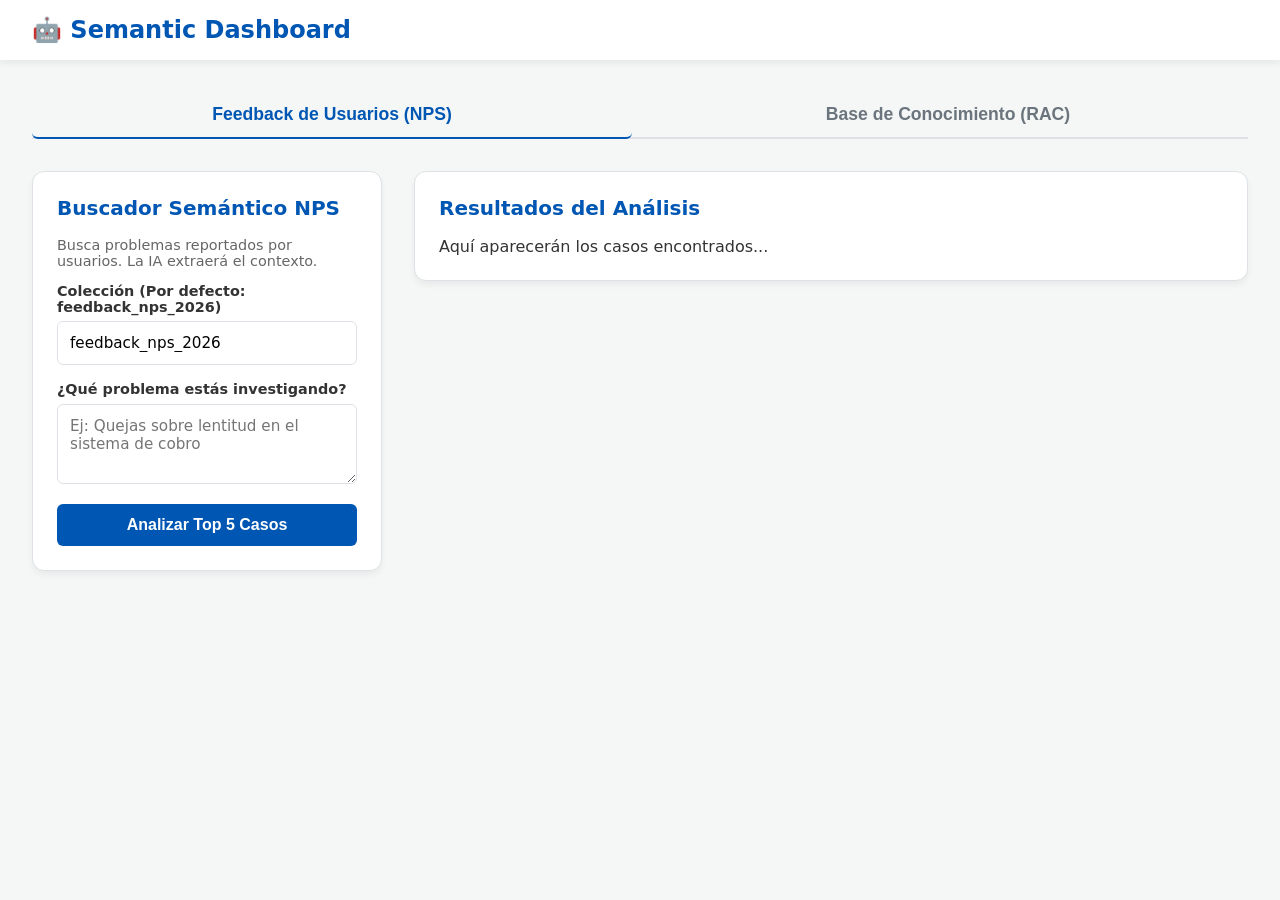
<file: nps-hck/dashboard/index.html>
<!DOCTYPE html>
<html lang="es">
<head>
    <meta charset="UTF-8">
    <meta name="viewport" content="width=device-width, initial-scale=1.0">
    <title>Dashboard Inteligente - Conocimiento y NPS</title>
    <style>
        :root {
            --bg-color: #f4f7f6;
            --font-color: #333;
            --primary-color: #0056b3;
            --secondary-color: #17a2b8;
            --accent-color: #ffc107;
            --card-bg: #ffffff;
            --border-color: #dee2e6;
            --ia-bg: #f8f9fa;
            --ia-border: #e2e8f0;
            --shadow: 0 4px 6px rgba(0,0,0,0.05);
        }
        body {
            font-family: 'Segoe UI', system-ui, -apple-system, sans-serif;
            margin: 0;
            padding: 0;
            background-color: var(--bg-color);
            color: var(--font-color);
        }
        header {
            background-color: white;
            padding: 1rem 2rem;
            box-shadow: var(--shadow);
            margin-bottom: 2rem;
            display: flex;
            align-items: center;
            justify-content: space-between;
        }
        header h1 {
            margin: 0;
            color: var(--primary-color);
            font-size: 1.5rem;
        }
        
        /* Tabs System */
        .tabs {
            display: flex;
            gap: 1rem;
            margin: 0 2rem 2rem 2rem;
            border-bottom: 2px solid var(--border-color);
        }
        .tab-btn {
            background: none;
            border: none;
            padding: 0.75rem 1.5rem;
            font-size: 1.1rem;
            font-weight: 600;
            color: #6c757d;
            cursor: pointer;
            margin-bottom: -2px;
            border-bottom: 2px solid transparent;
            transition: all 0.2s;
        }
        .tab-btn:hover { color: var(--primary-color); }
        .tab-btn.active {
            color: var(--primary-color);
            border-bottom: 2px solid var(--primary-color);
        }
        .tab-content { display: none; padding: 0 2rem; }
        .tab-content.active { display: block; }

        /* Grid & Cards */
        .container {
            display: grid;
            grid-template-columns: 350px 1fr;
            gap: 2rem;
        }
        @media (max-width: 900px) {
            .container { grid-template-columns: 1fr; }
        }
        .card {
            background: var(--card-bg);
            border-radius: 12px;
            padding: 1.5rem;
            box-shadow: var(--shadow);
            border: 1px solid var(--border-color);
            height: fit-content;
        }
        .card h2 { margin-top: 0; color: var(--primary-color); font-size: 1.25rem; }

        /* Forms */
        .form-group { margin-bottom: 1rem; }
        label { display: block; margin-bottom: 0.4rem; font-weight: 600; font-size: 0.9rem; }
        input[type="text"], textarea {
            width: 100%; padding: 0.75rem; border: 1px solid var(--border-color);
            border-radius: 6px; box-sizing: border-box; font-size: 0.95rem; font-family: inherit;
        }
        textarea { resize: vertical; min-height: 80px; }
        button {
            width: 100%; padding: 0.75rem; border: none; border-radius: 6px;
            background-color: var(--primary-color); color: white; font-size: 1rem;
            font-weight: 600; cursor: pointer; transition: background 0.2s;
        }
        button:hover { background-color: #004494; }

        /* Status & Results */
        #status-message {
            margin: 0 2rem 1rem 2rem; padding: 1rem; border-radius: 6px; font-weight: 500; display: none;
        }
        .success { background-color: #d4edda; color: #155724; border: 1px solid #c3e6cb; }
        .error { background-color: #f8d7da; color: #721c24; border: 1px solid #f5c6cb; }
        
        .results-area { display: flex; flex-direction: column; gap: 1rem; }
        
        /* Result Item Styles */
        .result-item {
            background: white; border: 1px solid var(--border-color);
            border-radius: 8px; padding: 1.5rem; box-shadow: var(--shadow);
        }
        .result-header { display: flex; justify-content: space-between; margin-bottom: 1rem; padding-bottom: 0.5rem; border-bottom: 1px solid var(--border-color);}
        .badge { background: #e9ecef; padding: 0.2rem 0.6rem; border-radius: 20px; font-size: 0.8rem; font-weight: bold;}
        .badge.nps { background: var(--secondary-color); color: white; }
        
        .content-grid { display: grid; grid-template-columns: 1fr; gap: 1rem; }
        .content-group strong { display: block; color: #495057; font-size: 0.85rem; text-transform: uppercase; margin-bottom: 0.2rem;}
        
        /* Estilos específicos para la IA */
        .ia-box {
            background: var(--ia-bg); border: 1px solid var(--ia-border);
            border-left: 4px solid var(--accent-color); padding: 1rem; border-radius: 6px; margin-top: 1rem;
        }
        .ia-box-title { color: #856404; font-size: 0.8rem; font-weight: bold; text-transform: uppercase; margin-bottom: 0.5rem; display: flex; align-items: center; gap: 0.5rem;}
        .ia-grid { display: grid; grid-template-columns: 1fr 1fr; gap: 1rem; }
        @media (max-width: 600px) { .ia-grid { grid-template-columns: 1fr; } }


        .badge.sent-positivo { background: #28a745; color: white; }
        .badge.sent-neutral { background: #ffc107; color: black; }
        .badge.sent-negativo { background: #fd7e14; color: white; }
        .badge.sent-muy-negativo { background: #dc3545; color: white; }
        
    </style>
</head>
<body>

    <header>
        <h1>🤖 Semantic Dashboard</h1>
        <div id="status-message"></div>
    </header>

    <div class="tabs">
        <button class="tab-btn active" onclick="switchTab('tab-nps')">Feedback de Usuarios (NPS)</button>
        <button class="tab-btn" onclick="switchTab('tab-rac')">Base de Conocimiento (RAC)</button>
    </div>

    <div id="tab-nps" class="tab-content active">
        <div class="container">
            <div class="card">
                <h2>Buscador Semántico NPS</h2>
                <p style="font-size: 0.9rem; color: #666;">Busca problemas reportados por usuarios. La IA extraerá el contexto.</p>
                <form id="search-nps-form">
                    <div class="form-group">
                        <label>Colección (Por defecto: feedback_nps_2026)</label>
                        <input type="text" id="nps_collection" value="feedback_nps_2026" required>
                    </div>
                    <div class="form-group">
                        <label>¿Qué problema estás investigando?</label>
                        <textarea id="nps_query" placeholder="Ej: Quejas sobre lentitud en el sistema de cobro" required></textarea>
                    </div>
                    <button type="submit">Analizar Top 5 Casos</button>
                </form>
            </div>
            <div class="card">
                <h2>Resultados del Análisis</h2>
                <div id="results-nps" class="results-area">Aquí aparecerán los casos encontrados...</div>
            </div>
        </div>
    </div>

    <div id="tab-rac" class="tab-content">
        <div class="container">
            <div class="card" style="margin-bottom: 1rem;">
                <h2>Insertar Solución (RAC)</h2>
                <form id="insert-rac-form">
                    <div class="form-group">
                        <label>Colección</label>
                        <input type="text" id="rac_insert_collection" placeholder="Ej: base_conocimiento_ti" required>
                    </div>
                    <div class="form-group">
                        <label>Área</label>
                        <input type="text" id="rac_area" required>
                    </div>
                    <div class="form-group">
                        <label>Problema</label>
                        <textarea id="rac_problema" required></textarea>
                    </div>
                    <div class="form-group">
                        <label>Iniciativa / Solución</label>
                        <textarea id="rac_iniciativa" required></textarea>
                    </div>
                    <div class="form-group">
                        <label>Razón</label>
                        <textarea id="rac_razon" required></textarea>
                    </div>
                    <button type="submit">Guardar Solución</button>
                </form>
            </div>

            <div class="card">
                <h2>Buscar Soluciones (RAC)</h2>
                <form id="search-rac-form" style="margin-bottom: 2rem;">
                    <div class="form-group">
                        <label>Colección a buscar</label>
                        <input type="text" id="rac_search_collection" placeholder="Ej: base_conocimiento_ti" required>
                    </div>
                    <div class="form-group">
                        <label>Consulta semántica</label>
                        <textarea id="rac_query" placeholder="Ej: ¿Cómo arreglo el error de base de datos?" required></textarea>
                    </div>
                    <button type="submit">Buscar Solución</button>
                </form>

                <div id="results-rac" class="results-area">Resultados de conocimiento...</div>
            </div>
        </div>
    </div>

    <script>
        const API_BASE_URL = "http://localhost:8080";

        // --- MANEJO DE TABS ---
        function switchTab(tabId) {
            document.querySelectorAll('.tab-content').forEach(t => t.classList.remove('active'));
            document.querySelectorAll('.tab-btn').forEach(b => b.classList.remove('active'));
            document.getElementById(tabId).classList.add('active');
            event.currentTarget.classList.add('active');
        }

        // --- MENSAJES DE ESTADO ---
        const statusDiv = document.getElementById('status-message');
        function showMessage(msg, type) {
            statusDiv.textContent = msg;
            statusDiv.className = type;
            statusDiv.style.display = 'block';
            setTimeout(() => statusDiv.style.display = 'none', 4000);
        }

        // --- 1. BUSCAR EN NPS (CON IA) ---
        document.getElementById('search-nps-form').addEventListener('submit', async (e) => {
            e.preventDefault();
            const resultsDiv = document.getElementById('results-nps');
            resultsDiv.innerHTML = '<p>Analizando con Inteligencia Artificial...</p>';

            const payload = {
                collection: document.getElementById('nps_collection').value,
                query: document.getElementById('nps_query').value
            };

            try {
                // APUNTANDO AL ENDPOINT CORRECTO PARA NPS
                const response = await fetch(`${API_BASE_URL}/nps/buscar`, {
                    method: 'POST',
                    headers: { 'Content-Type': 'application/json' },
                    body: JSON.stringify(payload)
                });

                if (!response.ok) throw new Error(`Error: ${response.statusText}`);
                const data = await response.json();
                
                if (!data || data.length === 0) {
                    resultsDiv.innerHTML = '<p>No se encontraron casos similares.</p>';
                    return;
                }

                resultsDiv.innerHTML = '';
                data.forEach(item => {
                    // Diseño especial para mostrar qué extrajo la IA
                    resultsDiv.innerHTML += `
                        <div class="result-item">
                            <div class="result-header">
                                <span class="badge">Usuario: ${item.id_colaborador || 'N/A'}</span>
                                <span class="badge nps">NPS Score: ${item.nps_score} (${item.clasificacion_nps || 'N/A'})</span>
                            </div>
                            <div class="content-group">
                                <strong>Comentario Original del Usuario</strong>
                                <p style="font-style: italic; color: #555;">"${item.comentario}"</p>
                            </div>
                            
                            ${item.generado_por_ia ? `
                            <div class="ia-box">
                                <div class="ia-box-title">✨ Análisis generado por IA</div>
                                <div class="ia-grid">
                                    <div class="content-group"><strong>Área Detectada:</strong> <p>${item.area_ia}</p></div>
                                    <div class="content-group"><strong>Problema Raíz:</strong> <p>${item.problema_ia}</p></div>
                                    <div class="content-group"><strong>Acción Sugerida:</strong> <p>${item.iniciativa_ia}</p></div>
                                    <div class="content-group"><strong>Justificación:</strong> <p>${item.razon_ia}</p></div>
                                </div>
                            </div>
                            ` : '<p style="font-size: 0.8rem; color: #999; margin-top: 1rem;">* Este registro no fue procesado por IA.</p>'}
                        </div>
                    `;
                });
            } catch (error) {
                resultsDiv.innerHTML = `<p style="color: red;">Error en la búsqueda: ${error.message}</p>`;
            }
        });

        // --- 2. BUSCAR EN RAC (MANUAL) ---
        document.getElementById('search-rac-form').addEventListener('submit', async (e) => {
            e.preventDefault();
            const resultsDiv = document.getElementById('results-rac');
            resultsDiv.innerHTML = '<p>Buscando...</p>';

            const payload = {
                collection: document.getElementById('rac_search_collection').value,
                query: document.getElementById('rac_query').value
            };

            try {
                const response = await fetch(`${API_BASE_URL}/conocimiento/buscar`, {
                    method: 'POST',
                    headers: { 'Content-Type': 'application/json' },
                    body: JSON.stringify(payload)
                });

                if (!response.ok) throw new Error(`Error: ${response.statusText}`);
                const data = await response.json();
                
                if (!data || data.length === 0) {
                    resultsDiv.innerHTML = '<p>No hay soluciones documentadas para este problema.</p>';
                    return;
                }

                resultsDiv.innerHTML = '';
                data.forEach(item => {
                    resultsDiv.innerHTML += `
                        <div class="result-item">
                            <div class="content-group" style="margin-bottom: 0.8rem;"><strong>Área responsable</strong> <p style="margin:0">${item.area}</p></div>
                            <div class="content-group" style="margin-bottom: 0.8rem;"><strong>Problema</strong> <p style="margin:0">${item.problema}</p></div>
                            <div class="content-group" style="margin-bottom: 0.8rem;"><strong>Solución / Iniciativa</strong> <p style="margin:0; color: var(--primary-color); font-weight: 500;">${item.iniciativa}</p></div>
                            <div class="content-group"><strong>Justificación</strong> <p style="margin:0">${item.razon}</p></div>
                        </div>
                    `;
                });
            } catch (error) {
                resultsDiv.innerHTML = `<p style="color: red;">Error en la búsqueda: ${error.message}</p>`;
            }
        });

        // --- 3. INSERTAR EN RAC ---
        document.getElementById('insert-rac-form').addEventListener('submit', async (e) => {
            e.preventDefault();
            const payload = {
                collection: document.getElementById('rac_insert_collection').value,
                area: document.getElementById('rac_area').value,
                problema: document.getElementById('rac_problema').value,
                iniciativa: document.getElementById('rac_iniciativa').value,
                razon: document.getElementById('rac_razon').value
            };

            try {
                const response = await fetch(`${API_BASE_URL}/conocimiento/insertar`, {
                    method: 'POST',
                    headers: { 'Content-Type': 'application/json' },
                    body: JSON.stringify(payload)
                });
                if (!response.ok) throw new Error(`Error: ${response.statusText}`);
                showMessage('✅ Solución agregada a la base de conocimiento.', 'success');
                e.target.reset();
            } catch (error) {
                showMessage(`❌ Error: ${error.message}`, 'error');
            }
        });

    </script>
</body>
</html>
</file>
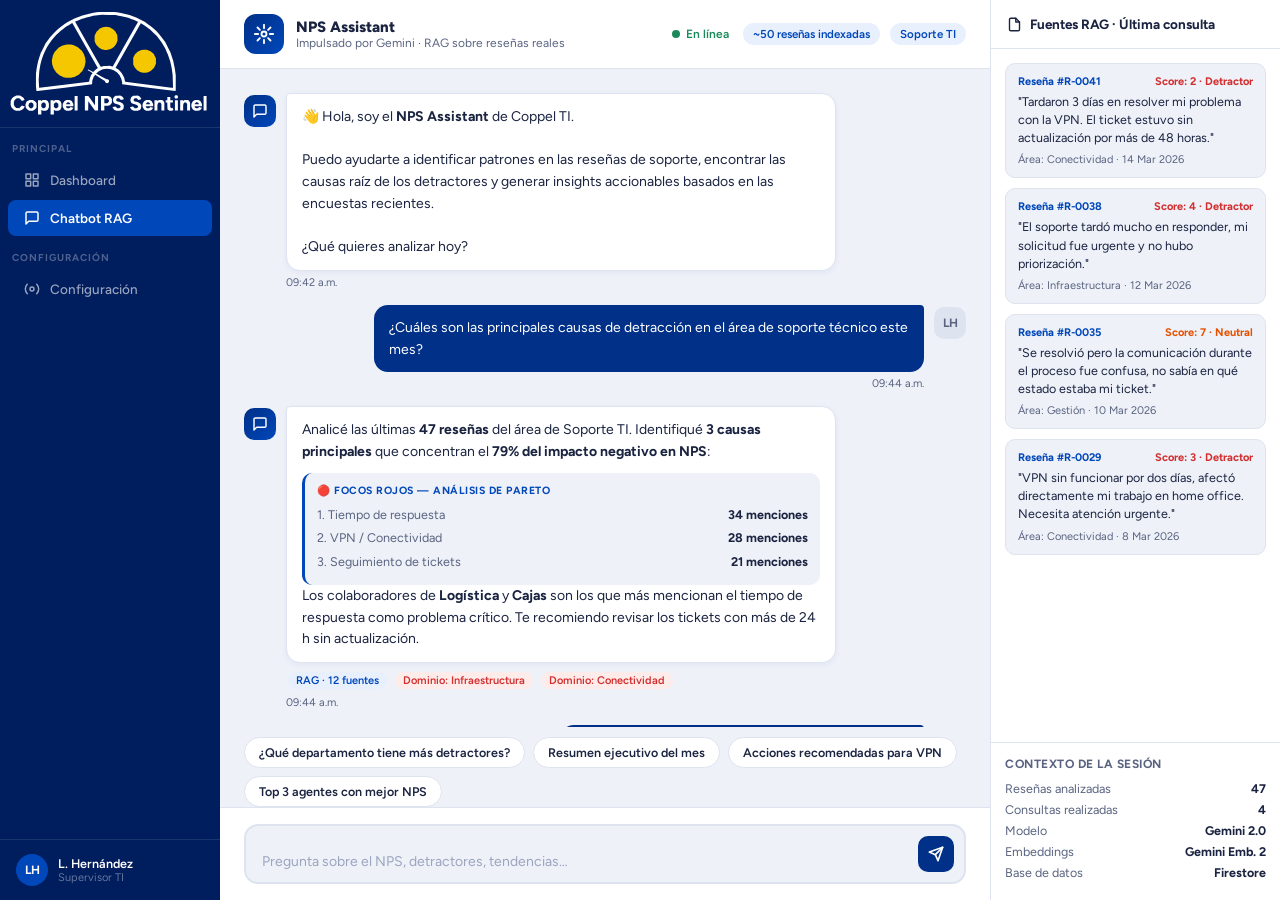
<file: Maquetado-FrontEnd/chatbot.html>
<!DOCTYPE html>
<html lang="es">
<head>
<meta charset="UTF-8">
<meta name="viewport" content="width=device-width, initial-scale=1.0">
<title>Chatbot NPS · Coppel TI</title>
<link href="https://fonts.googleapis.com/css2?family=Figtree:wght@400;500;600;700;800&display=swap" rel="stylesheet">
<style>
  :root {
    --azul:        #003087;
    --azul-medio:  #0047BA;
    --azul-claro:  #E8F0FD;
    --azul-dark:   #001D5E;
    --amarillo:    #FFB800;
    --gris-bg:     #EEF1F8;
    --gris-borde:  #DDE3EF;
    --texto:       #1A2340;
    --subtexto:    #5A6480;
    --blanco:      #FFFFFF;
    --verde:       #1B8A5A;
    --verde-bg:    #E8F5EF;
    --rojo:        #D32F2F;
    --rojo-bg:     #FDECEA;
    --naranja:     #E65100;
    --sidebar-w:   220px;
  }

  * { margin: 0; padding: 0; box-sizing: border-box; }
  body { font-family: 'Figtree', sans-serif; background: var(--gris-bg); color: var(--texto); display: flex; height: 100vh; overflow: hidden; }

  /* Sidebar */
  .sidebar {
    width: var(--sidebar-w);
    background: var(--azul-dark);
    display: flex; flex-direction: column;
    flex-shrink: 0; height: 100vh; overflow: hidden;
  }
  .sidebar-logo {
    padding: 0;
    display: flex; align-items: center; justify-content: center;
    border-bottom: 1px solid rgba(255,255,255,0.1);
    overflow: hidden;
  }
  .logo-mark {
    width: 34px; height: 34px; background: var(--amarillo); border-radius: 8px;
    display: flex; align-items: center; justify-content: center;
    font-weight: 800; font-size: 16px; color: var(--azul); flex-shrink: 0;
  }
  .logo-name { color: white; font-weight: 700; font-size: 15px; line-height: 1.1; }
  .logo-name small { display: block; color: rgba(255,255,255,0.45); font-size: 11px; font-weight: 500; }
  .nav-section { padding: 14px 12px 6px; font-size: 10px; font-weight: 700; color: rgba(255,255,255,0.3); text-transform: uppercase; letter-spacing: 1px; }
  .nav-item {
    display: flex; align-items: center; gap: 10px;
    padding: 10px 16px; margin: 1px 8px; border-radius: 8px;
    color: rgba(255,255,255,0.6); font-size: 13.5px; font-weight: 500; cursor: pointer;
    transition: all 0.2s;
  }
  .nav-item:hover { background: rgba(255,255,255,0.08); color: white; }
  .nav-item.active { background: var(--azul-medio); color: white; font-weight: 600; }
  .nav-badge { margin-left: auto; background: var(--rojo); color: white; font-size: 10px; font-weight: 700; padding: 2px 7px; border-radius: 20px; }
  .sidebar-footer {
    margin-top: auto; padding: 14px 16px;
    border-top: 1px solid rgba(255,255,255,0.1);
    display: flex; align-items: center; gap: 10px;
  }
  .user-avatar {
    width: 32px; height: 32px; border-radius: 50%;
    background: var(--azul-medio);
    display: flex; align-items: center; justify-content: center;
    font-size: 12px; font-weight: 700; color: white; flex-shrink: 0;
  }
  .user-info .name { font-size: 12.5px; font-weight: 600; color: white; }
  .user-info .role { font-size: 11px; color: rgba(255,255,255,0.4); }

  /* Main */
  .main { flex: 1; display: flex; overflow: hidden; }

  /* Chat panel */
  .chat-panel {
    flex: 1;
    display: flex;
    flex-direction: column;
    overflow: hidden;
    background: var(--blanco);
  }

  .chat-header {
    padding: 14px 1.5rem;
    border-bottom: 1px solid var(--gris-borde);
    display: flex; align-items: center; justify-content: space-between;
    flex-shrink: 0;
    background: white;
  }

  .chat-header-left { display: flex; align-items: center; gap: 12px; }

  .bot-avatar {
    width: 40px; height: 40px;
    background: linear-gradient(135deg, var(--azul) 0%, var(--azul-medio) 100%);
    border-radius: 12px;
    display: flex; align-items: center; justify-content: center;
    flex-shrink: 0;
  }

  .bot-name { font-size: 15px; font-weight: 800; color: var(--texto); }
  .bot-sub  { font-size: 12px; color: var(--subtexto); }

  .status-dot { display: flex; align-items: center; gap: 6px; font-size: 12px; color: var(--verde); font-weight: 600; }
  .dot-green { width: 8px; height: 8px; border-radius: 50%; background: var(--verde); animation: pulse 2s infinite; }
  @keyframes pulse { 0%,100%{opacity:1;} 50%{opacity:0.4;} }

  .chat-info {
    display: flex; gap: 10px;
  }
  .info-pill {
    font-size: 11.5px; font-weight: 600;
    padding: 4px 10px; border-radius: 20px;
    background: var(--azul-claro); color: var(--azul-medio);
  }

  /* Messages */
  .messages {
    flex: 1;
    overflow-y: auto;
    padding: 1.5rem;
    display: flex;
    flex-direction: column;
    gap: 1rem;
    background: var(--gris-bg);
  }

  .msg {
    display: flex;
    gap: 10px;
    max-width: 82%;
    animation: msgIn 0.25s ease both;
  }

  @keyframes msgIn { from{opacity:0;transform:translateY(6px);} to{opacity:1;transform:translateY(0);} }

  .msg.bot { align-self: flex-start; }
  .msg.user { align-self: flex-end; flex-direction: row-reverse; }

  .msg-avatar {
    width: 32px; height: 32px;
    border-radius: 10px;
    display: flex; align-items: center; justify-content: center;
    flex-shrink: 0; margin-top: 2px;
  }

  .msg-avatar.bot-av {
    background: linear-gradient(135deg, var(--azul) 0%, var(--azul-medio) 100%);
  }
  .msg-avatar.user-av {
    background: var(--gris-borde);
    color: var(--subtexto);
    font-size: 12px; font-weight: 700;
  }

  .msg-bubble {
    border-radius: 14px;
    padding: 12px 15px;
    font-size: 14px;
    line-height: 1.55;
  }
  .msg-bubble h2, .msg-bubble h3, .msg-bubble h4, .msg-bubble h5 {
    margin: 8px 0 6px;
    color: var(--texto);
    line-height: 1.3;
  }
  .msg-bubble h2 { font-size: 16px; }
  .msg-bubble h3 { font-size: 15px; }
  .msg-bubble h4, .msg-bubble h5 { font-size: 14px; }
  .msg-bubble ul { margin: 6px 0 8px 18px; }
  .msg-bubble li { margin: 2px 0; }
  .msg-bubble code {
    font-family: ui-monospace, SFMono-Regular, Menlo, monospace;
    background: rgba(0,0,0,0.06);
    border-radius: 5px;
    padding: 1px 5px;
    font-size: 12px;
  }
  .msg-bubble hr {
    border: 0;
    border-top: 1px solid var(--gris-borde);
    margin: 10px 0;
  }
  .msg-bubble table {
    width: 100%;
    border-collapse: collapse;
    margin: 8px 0;
    font-size: 12.5px;
  }
  .msg-bubble th, .msg-bubble td {
    border: 1px solid var(--gris-borde);
    padding: 6px 8px;
    text-align: left;
    vertical-align: top;
  }
  .msg-bubble th { background: #f5f7fb; font-weight: 700; }

  .msg.bot .msg-bubble {
    background: white;
    border: 1px solid var(--gris-borde);
    color: var(--texto);
    border-top-left-radius: 4px;
    box-shadow: 0 2px 6px rgba(0,48,135,0.05);
  }

  .msg.user .msg-bubble {
    background: var(--azul);
    color: white;
    border-top-right-radius: 4px;
  }

  .msg-time { font-size: 11px; color: var(--subtexto); margin-top: 5px; }
  .msg.user .msg-time { text-align: right; }

  /* Insight card inside bubble */
  .insight-card {
    background: var(--gris-bg);
    border-radius: 10px;
    padding: 10px 12px;
    margin-top: 10px;
    border-left: 3px solid var(--azul-medio);
  }
  .insight-label { font-size: 10.5px; font-weight: 700; text-transform: uppercase; letter-spacing: 0.5px; color: var(--azul-medio); margin-bottom: 6px; }
  .insight-row { display: flex; justify-content: space-between; align-items: center; margin-bottom: 4px; }
  .insight-key { font-size: 12.5px; color: var(--subtexto); }
  .insight-val { font-size: 12.5px; font-weight: 700; color: var(--texto); }
  .pareto-mini-chart { margin-bottom: 10px; }
  .pareto-mini-row { display: grid; grid-template-columns: 1fr 120px 34px; gap: 8px; align-items: center; margin-bottom: 6px; }
  .pareto-mini-label { font-size: 11.5px; color: var(--subtexto); white-space: nowrap; overflow: hidden; text-overflow: ellipsis; }
  .pareto-mini-bar-bg { height: 6px; background: var(--gris-borde); border-radius: 10px; overflow: hidden; }
  .pareto-mini-bar { height: 100%; background: var(--azul-medio); border-radius: 10px; transition: width .6s ease; }
  .pareto-mini-bar.top { background: var(--rojo); }
  .pareto-mini-val { font-size: 11px; font-weight: 700; color: var(--texto); text-align: right; }
  .pareto-mini-analysis { margin-top: 6px; font-size: 12px; color: var(--texto); line-height: 1.45; }

  .tag {
    display: inline-block;
    font-size: 11px; font-weight: 600;
    padding: 2px 8px; border-radius: 20px; margin: 2px;
  }
  .tag.red   { background: var(--rojo-bg);  color: var(--rojo); }
  .tag.blue  { background: var(--azul-claro); color: var(--azul-medio); }
  .tag.green { background: var(--verde-bg); color: var(--verde); }

  /* Suggestions */
  .suggestions {
    padding: 10px 1.5rem 0;
    display: flex; gap: 8px; flex-wrap: wrap;
    background: var(--gris-bg);
  }

  .sugg-btn {
    border: 1.5px solid var(--gris-borde);
    background: white;
    border-radius: 20px;
    padding: 7px 14px;
    font-family: 'Figtree', sans-serif;
    font-size: 12.5px; font-weight: 600; color: var(--texto);
    cursor: pointer; transition: all 0.18s;
    white-space: nowrap;
  }
  .sugg-btn:hover { border-color: var(--azul-medio); color: var(--azul-medio); background: var(--azul-claro); }

  /* Input */
  .chat-input-wrap {
    padding: 1rem 1.5rem;
    background: white;
    border-top: 1px solid var(--gris-borde);
    flex-shrink: 0;
  }

  .input-row {
    display: flex;
    align-items: flex-end;
    gap: 10px;
    background: var(--gris-bg);
    border: 2px solid var(--gris-borde);
    border-radius: 14px;
    padding: 10px 10px 10px 16px;
    transition: border-color 0.2s;
  }
  .input-row:focus-within { border-color: var(--azul-medio); background: white; }

  .chat-textarea {
    flex: 1;
    border: none;
    background: transparent;
    font-family: 'Figtree', sans-serif;
    font-size: 14px; color: var(--texto);
    resize: none;
    max-height: 100px;
    line-height: 1.5;
    outline: none;
  }
  .chat-textarea::placeholder { color: #9BA5BE; }

  .send-btn {
    width: 36px; height: 36px;
    background: var(--azul);
    border: none; border-radius: 10px;
    display: flex; align-items: center; justify-content: center;
    cursor: pointer; transition: all 0.2s; flex-shrink: 0;
  }
  .send-btn:hover { background: var(--azul-medio); transform: scale(1.05); }

  /* Right panel */
  .right-panel {
    width: 290px;
    flex-shrink: 0;
    background: white;
    border-left: 1px solid var(--gris-borde);
    display: flex;
    flex-direction: column;
    overflow: hidden;
  }

  .rp-header {
    padding: 16px;
    border-bottom: 1px solid var(--gris-borde);
    font-size: 13.5px; font-weight: 700; color: var(--texto);
    display: flex; align-items: center; gap: 8px;
  }

  .rp-body {
    flex: 1; overflow-y: auto; padding: 14px;
    display: flex; flex-direction: column; gap: 10px;
  }

  .source-card {
    border: 1px solid var(--gris-borde);
    border-radius: 10px;
    padding: 11px 12px;
    background: var(--gris-bg);
  }
  .source-top { display: flex; align-items: center; justify-content: space-between; margin-bottom: 5px; }
  .source-id { font-size: 11px; font-weight: 700; color: var(--azul-medio); }
  .source-score { font-size: 11px; font-weight: 700; }
  .source-text { font-size: 12.5px; color: var(--texto); line-height: 1.45; margin-bottom: 6px; }
  .source-meta { font-size: 11px; color: var(--subtexto); }

  .rp-stats {
    padding: 14px;
    border-top: 1px solid var(--gris-borde);
    flex-shrink: 0;
  }
  .rp-stats-title { font-size: 12px; font-weight: 700; color: var(--subtexto); text-transform: uppercase; letter-spacing: 0.5px; margin-bottom: 10px; }
  .stat-row { display: flex; justify-content: space-between; align-items: center; margin-bottom: 6px; }
  .stat-label { font-size: 12.5px; color: var(--subtexto); }
  .stat-val   { font-size: 12.5px; font-weight: 700; color: var(--texto); }
</style>
</head>
<body>

<!-- Sidebar -->
<aside class="sidebar">
  <div class="sidebar-logo">
      <img src="Logo-NPS-Sentinel.svg" alt="NPS Sentinel Logo" style="width: 220px; height: 115px; display: block; object-fit: cover; margin-top: 12px;">
  </div>
  <div class="nav-section">Principal</div>
  <a href="dashboard.html" class="nav-item" style="text-decoration: none;">
    <svg width="16" height="16" viewBox="0 0 24 24" fill="none" stroke="currentColor" stroke-width="2.2" stroke-linecap="round" stroke-linejoin="round"><rect x="3" y="3" width="7" height="7"/><rect x="14" y="3" width="7" height="7"/><rect x="3" y="14" width="7" height="7"/><rect x="14" y="14" width="7" height="7"/></svg>
    Dashboard
  </a>
  <a href="chatbot.html" class="nav-item active" style="text-decoration: none;">
    <svg width="16" height="16" viewBox="0 0 24 24" fill="none" stroke="currentColor" stroke-width="2.2" stroke-linecap="round" stroke-linejoin="round"><path d="M21 15a2 2 0 0 1-2 2H7l-4 4V5a2 2 0 0 1 2-2h14a2 2 0 0 1 2 2z"/></svg>
    Chatbot RAG
  </a>
  <div class="nav-section">Configuración</div>
  <div class="nav-item">
    <svg width="16" height="16" viewBox="0 0 24 24" fill="none" stroke="currentColor" stroke-width="2.2" stroke-linecap="round" stroke-linejoin="round"><circle cx="12" cy="12" r="3"/><path d="M19.07 4.93a10 10 0 0 1 0 14.14M4.93 19.07a10 10 0 0 1 0-14.14"/></svg>
    Configuración
  </div>
  <div class="sidebar-footer">
    <div class="user-avatar">LH</div>
    <div class="user-info">
      <div class="name">L. Hernández</div>
      <div class="role">Supervisor TI</div>
    </div>
  </div>
</aside>

<!-- Main chat -->
<div class="main">
  <div class="chat-panel">
    <!-- Chat header -->
    <div class="chat-header">
      <div class="chat-header-left">
        <div class="bot-avatar">
          <svg width="20" height="20" viewBox="0 0 24 24" fill="none" stroke="white" stroke-width="2.2" stroke-linecap="round" stroke-linejoin="round"><circle cx="12" cy="12" r="3"/><path d="M12 1v4M12 19v4M4.22 4.22l2.83 2.83M16.95 16.95l2.83 2.83M1 12h4M19 12h4M4.22 19.78l2.83-2.83M16.95 7.05l2.83-2.83"/></svg>
        </div>
        <div>
          <div class="bot-name">NPS Assistant</div>
          <div class="bot-sub">Impulsado por Gemini · RAG sobre reseñas reales</div>
        </div>
      </div>
      <div style="display:flex;align-items:center;gap:14px;">
        <div class="status-dot"><span class="dot-green"></span>En línea</div>
        <div class="chat-info">
          <span class="info-pill">~50 reseñas indexadas</span>
          <span class="info-pill">Soporte TI</span>
        </div>
      </div>
    </div>

    <!-- Messages -->
    <div class="messages" id="messages">

      <!-- Bot greeting -->
      <div class="msg bot">
        <div class="msg-avatar bot-av">
          <svg width="16" height="16" viewBox="0 0 24 24" fill="none" stroke="white" stroke-width="2.2" stroke-linecap="round" stroke-linejoin="round"><path d="M21 15a2 2 0 0 1-2 2H7l-4 4V5a2 2 0 0 1 2-2h14a2 2 0 0 1 2 2z"/></svg>
        </div>
        <div>
          <div class="msg-bubble">
            👋 Hola, soy el <strong>NPS Assistant</strong> de Coppel TI.<br><br>
            Puedo ayudarte a identificar patrones en las reseñas de soporte, encontrar las causas raíz de los detractores y generar insights accionables basados en las encuestas recientes.<br><br>
            ¿Qué quieres analizar hoy?
          </div>
          <div class="msg-time">09:42 a.m.</div>
        </div>
      </div>

      <!-- User message -->
      <div class="msg user">
        <div class="msg-avatar user-av">LH</div>
        <div>
          <div class="msg-bubble">¿Cuáles son las principales causas de detracción en el área de soporte técnico este mes?</div>
          <div class="msg-time">09:44 a.m.</div>
        </div>
      </div>

      <!-- Bot response with insight card -->
      <div class="msg bot">
        <div class="msg-avatar bot-av">
          <svg width="16" height="16" viewBox="0 0 24 24" fill="none" stroke="white" stroke-width="2.2" stroke-linecap="round" stroke-linejoin="round"><path d="M21 15a2 2 0 0 1-2 2H7l-4 4V5a2 2 0 0 1 2-2h14a2 2 0 0 1 2 2z"/></svg>
        </div>
        <div>
          <div class="msg-bubble">
            Analicé las últimas <strong>47 reseñas</strong> del área de Soporte TI. Identifiqué <strong>3 causas principales</strong> que concentran el <strong>79% del impacto negativo en NPS</strong>:

            <div class="insight-card">
              <div class="insight-label">🔴 Focos Rojos — Análisis de Pareto</div>
              <div class="insight-row">
                <span class="insight-key">1. Tiempo de respuesta</span>
                <span class="insight-val">34 menciones</span>
              </div>
              <div class="insight-row">
                <span class="insight-key">2. VPN / Conectividad</span>
                <span class="insight-val">28 menciones</span>
              </div>
              <div class="insight-row">
                <span class="insight-key">3. Seguimiento de tickets</span>
                <span class="insight-val">21 menciones</span>
              </div>
            </div>

            Los colaboradores de <strong>Logística</strong> y <strong>Cajas</strong> son los que más mencionan el tiempo de respuesta como problema crítico. Te recomiendo revisar los tickets con más de 24 h sin actualización.
          </div>
          <div style="margin-top:6px;">
            <span class="tag blue">RAG · 12 fuentes</span>
            <span class="tag red">Dominio: Infraestructura</span>
            <span class="tag red">Dominio: Conectividad</span>
          </div>
          <div class="msg-time">09:44 a.m.</div>
        </div>
      </div>

      <!-- User -->
      <div class="msg user">
        <div class="msg-avatar user-av">LH</div>
        <div>
          <div class="msg-bubble">¿Hay alguna mejora notable respecto al mes anterior?</div>
          <div class="msg-time">09:46 a.m.</div>
        </div>
      </div>

      <!-- Bot -->
      <div class="msg bot">
        <div class="msg-avatar bot-av">
          <svg width="16" height="16" viewBox="0 0 24 24" fill="none" stroke="white" stroke-width="2.2" stroke-linecap="round" stroke-linejoin="round"><path d="M21 15a2 2 0 0 1-2 2H7l-4 4V5a2 2 0 0 1 2-2h14a2 2 0 0 1 2 2z"/></svg>
        </div>
        <div>
          <div class="msg-bubble">
            Sí, hay una mejora relevante. Comparando con febrero:<br><br>
            ✅ Las menciones de <strong>"reset de contraseña lento"</strong> bajaron de 18 a 9 (-50%). Probablemente relacionado con la automatización del portal de accesos.<br><br>
            ✅ El NPS general subió de <strong>+38 a +42</strong>, impulsado por un aumento en promotores del área de Hardware.
            <div class="insight-card">
              <div class="insight-label">📈 Comparativo Feb → Mar 2026</div>
              <div class="insight-row"><span class="insight-key">NPS Score</span><span class="insight-val" style="color:#1B8A5A">+38 → +42 ↑</span></div>
              <div class="insight-row"><span class="insight-key">Promotores</span><span class="insight-val" style="color:#1B8A5A">59% → 61% ↑</span></div>
              <div class="insight-row"><span class="insight-key">Detractores</span><span class="insight-val" style="color:#1B8A5A">22% → 19% ↓</span></div>
            </div>
          </div>
          <div style="margin-top:6px;">
            <span class="tag blue">RAG · 8 fuentes</span>
            <span class="tag green">Dominio: Accesos</span>
          </div>
          <div class="msg-time">09:46 a.m.</div>
        </div>
      </div>

    </div>

    <!-- Suggestions -->
    <div class="suggestions" id="suggestions">
      <button class="sugg-btn" onclick="selectSugg(this)">¿Qué departamento tiene más detractores?</button>
      <button class="sugg-btn" onclick="selectSugg(this)">Resumen ejecutivo del mes</button>
      <button class="sugg-btn" onclick="selectSugg(this)">Acciones recomendadas para VPN</button>
      <button class="sugg-btn" onclick="selectSugg(this)">Top 3 agentes con mejor NPS</button>
    </div>

    <!-- Input -->
    <div class="chat-input-wrap">
      <div class="input-row">
        <textarea class="chat-textarea" id="chatInput" rows="1" placeholder="Pregunta sobre el NPS, detractores, tendencias…" onkeydown="handleKey(event)" oninput="autoResize(this)"></textarea>
        <button class="send-btn" onclick="sendMessage()">
          <svg width="16" height="16" viewBox="0 0 24 24" fill="none" stroke="white" stroke-width="2.5" stroke-linecap="round" stroke-linejoin="round"><line x1="22" y1="2" x2="11" y2="13"/><polygon points="22 2 15 22 11 13 2 9 22 2"/></svg>
        </button>
      </div>
    </div>
  </div>

  <!-- Right panel: Sources -->
  <div class="right-panel">
    <div class="rp-header">
      <svg width="15" height="15" viewBox="0 0 24 24" fill="none" stroke="currentColor" stroke-width="2.2" stroke-linecap="round" stroke-linejoin="round"><path d="M14 2H6a2 2 0 0 0-2 2v16a2 2 0 0 0 2 2h12a2 2 0 0 0 2-2V8z"/><polyline points="14 2 14 8 20 8"/></svg>
      Fuentes RAG · Última consulta
    </div>
    <div class="rp-body">
      <div class="source-card">
        <div class="source-top">
          <span class="source-id">Reseña #R-0041</span>
          <span class="source-score" style="color:var(--rojo)">Score: 2 · Detractor</span>
        </div>
        <div class="source-text">"Tardaron 3 días en resolver mi problema con la VPN. El ticket estuvo sin actualización por más de 48 horas."</div>
        <div class="source-meta">Área: Conectividad · 14 Mar 2026</div>
      </div>
      <div class="source-card">
        <div class="source-top">
          <span class="source-id">Reseña #R-0038</span>
          <span class="source-score" style="color:var(--rojo)">Score: 4 · Detractor</span>
        </div>
        <div class="source-text">"El soporte tardó mucho en responder, mi solicitud fue urgente y no hubo priorización."</div>
        <div class="source-meta">Área: Infraestructura · 12 Mar 2026</div>
      </div>
      <div class="source-card">
        <div class="source-top">
          <span class="source-id">Reseña #R-0035</span>
          <span class="source-score" style="color:var(--naranja)">Score: 7 · Neutral</span>
        </div>
        <div class="source-text">"Se resolvió pero la comunicación durante el proceso fue confusa, no sabía en qué estado estaba mi ticket."</div>
        <div class="source-meta">Área: Gestión · 10 Mar 2026</div>
      </div>
      <div class="source-card">
        <div class="source-top">
          <span class="source-id">Reseña #R-0029</span>
          <span class="source-score" style="color:var(--rojo)">Score: 3 · Detractor</span>
        </div>
        <div class="source-text">"VPN sin funcionar por dos días, afectó directamente mi trabajo en home office. Necesita atención urgente."</div>
        <div class="source-meta">Área: Conectividad · 8 Mar 2026</div>
      </div>
    </div>
    <div class="rp-stats">
      <div class="rp-stats-title">Contexto de la sesión</div>
      <div class="stat-row"><span class="stat-label">Reseñas analizadas</span><span class="stat-val">47</span></div>
      <div class="stat-row"><span class="stat-label">Consultas realizadas</span><span class="stat-val">4</span></div>
      <div class="stat-row"><span class="stat-label">Modelo</span><span class="stat-val">Gemini 2.0</span></div>
      <div class="stat-row"><span class="stat-label">Embeddings</span><span class="stat-val">Gemini Emb. 2</span></div>
      <div class="stat-row"><span class="stat-label">Base de datos</span><span class="stat-val">Firestore</span></div>
    </div>
  </div>
</div>

<script src="./ui-elements/generative-ui.js"></script>
<script>
function autoResize(el) {
  el.style.height = 'auto';
  el.style.height = Math.min(el.scrollHeight, 100) + 'px';
}

function handleKey(e) {
  if (e.key === 'Enter' && !e.shiftKey) {
    e.preventDefault();
    sendMessage();
  }
}

function selectSugg(btn) {
  document.getElementById('chatInput').value = btn.textContent;
  autoResize(document.getElementById('chatInput'));
  btn.remove();
}

function appendUserMessage(text) {
  const msgs = document.getElementById('messages');
  const userMsg = document.createElement('div');
  userMsg.className = 'msg user';
  userMsg.innerHTML = `
    <div class="msg-avatar user-av">LH</div>
    <div>
      <div class="msg-bubble">${text}</div>
      <div class="msg-time">${new Date().toLocaleTimeString('es-MX', {hour:'2-digit', minute:'2-digit'})}</div>
    </div>`;
  msgs.appendChild(userMsg);
  msgs.scrollTop = msgs.scrollHeight;
}

function showTyping() {
  const msgs = document.getElementById('messages');
  const typing = document.createElement('div');
  typing.className = 'msg bot';
  typing.id = 'typing';
  typing.innerHTML = `
    <div class="msg-avatar bot-av"><svg width="16" height="16" viewBox="0 0 24 24" fill="none" stroke="white" stroke-width="2.2" stroke-linecap="round" stroke-linejoin="round"><path d="M21 15a2 2 0 0 1-2 2H7l-4 4V5a2 2 0 0 1 2-2h14a2 2 0 0 1 2 2z"/></svg></div>
    <div><div class="msg-bubble" style="color:#9BA5BE;font-style:italic;">Consultando reseñas…</div></div>`;
  msgs.appendChild(typing);
  msgs.scrollTop = msgs.scrollHeight;
}

function hideTyping() {
  const typing = document.getElementById('typing');
  if (typing) typing.remove();
}

const GENIUS_BASE_URL = 'https://api.genius.coppel.services';
const GENIUS_MODEL = 'gemini/gemini-3-flash-preview';

function getApiKeyLocal() {
  return 'sk-vOavmAHlaCWHfMVWLxfJig'; // Injected from .env for demo purposes
}

function renderBotPlainText(texto) {
  ChatbotUI.renderizarRespuestaIA({
    mensaje_principal: texto,
    ui_type: 'generic',
    ui_data: {
      descripcion: '',
      etiquetas_tags: [{ color: 'blue', texto: `Modelo: ${GENIUS_MODEL}` }]
    }
  });
}

async function consultarBackendRAG(textoUsuario) {
  const response = await fetch('http://localhost:8080/nps/recomendar', {
    method: 'POST',
    headers: { 'Content-Type': 'application/json' },
    body: JSON.stringify({ collection: 'feedback_nps_2026', focus: textoUsuario })
  });
  if (!response.ok) throw new Error(`Backend HTTP ${response.status}`);
  const data = await response.json();
  return data.recomendacion || JSON.stringify(data);
}

async function consultarGeniusDirecto(textoUsuario) {
  const apiKey = getApiKeyLocal();
  if (!apiKey) throw new Error('No se proporciono API key.');

  const response = await fetch(`${GENIUS_BASE_URL}/v1/chat/completions`, {
    method: 'POST',
    headers: {
      'Content-Type': 'application/json',
      'Authorization': `Bearer ${apiKey}`
    },
    body: JSON.stringify({
      model: GENIUS_MODEL,
      messages: [
        { role: 'system', content: 'Eres un asistente de prueba para validar conectividad de chat.' },
        { role: 'user', content: textoUsuario }
      ],
      temperature: 0.3
    })
  });

  if (!response.ok) {
    const errorBody = await response.text();
    throw new Error(`HTTP ${response.status}: ${errorBody}`);
  }

  const data = await response.json();
  return (data.choices && data.choices[0] && data.choices[0].message && data.choices[0].message.content) || '';
}

function renderGenerativeUIBubble(rawIA) {
  // Intentar parsear como Generative UI JSON
  let genUI = null;
  try {
    let jsonStr = rawIA.trim();
    if (jsonStr.startsWith('```')) {
      jsonStr = jsonStr.replace(/^```(?:json)?\s*/, '').replace(/\s*```$/, '');
    }
    const parsed = JSON.parse(jsonStr);
    if (parsed && parsed.ui_type && parsed.mensaje_principal) {
      genUI = parsed;
    }
  } catch (_) { /* fallback */ }

  if (genUI) {
    // Render using ChatbotUI (generative-ui.js) which handles pareto_insight
    ChatbotUI.renderizarRespuestaIA(genUI);

    // Update RAG sources panel if ui_data has fuentes
    if (genUI.ui_data && genUI.ui_data.fuentes) {
      ChatbotUI.actualizarFuentesRAG(genUI.ui_data.fuentes);
    }
  } else {
    // Fallback: render as plain markdown
    renderBotPlainText(rawIA || 'Respuesta vacía del modelo.');
  }
}

async function sendMessage() {
  const input = document.getElementById('chatInput');
  const text = input.value.trim();
  if (!text) return;

  appendUserMessage(text);
  input.value = '';
  input.style.height = 'auto';
  showTyping();

  try {
    // Primero: intentar backend RAG (Go API con Qdrant + LLM)
    const respuestaRAG = await consultarBackendRAG(text);
    hideTyping();
    renderGenerativeUIBubble(respuestaRAG);
  } catch (backendErr) {
    console.warn('Backend RAG no disponible, fallback a Genius API:', backendErr.message);
    try {
      const respuestaTexto = await consultarGeniusDirecto(text);
      hideTyping();
      renderBotPlainText(respuestaTexto || 'Respuesta vacía del modelo.');
      ChatbotUI.actualizarFuentesRAG([]);
    } catch (geniusErr) {
      hideTyping();
      ChatbotUI.renderErrorBot(`No fue posible conectar con ningún servicio de IA. Backend: ${backendErr.message}. Genius: ${geniusErr.message}`);
    }
  }
}
</script>
</body>
</html>
</file>
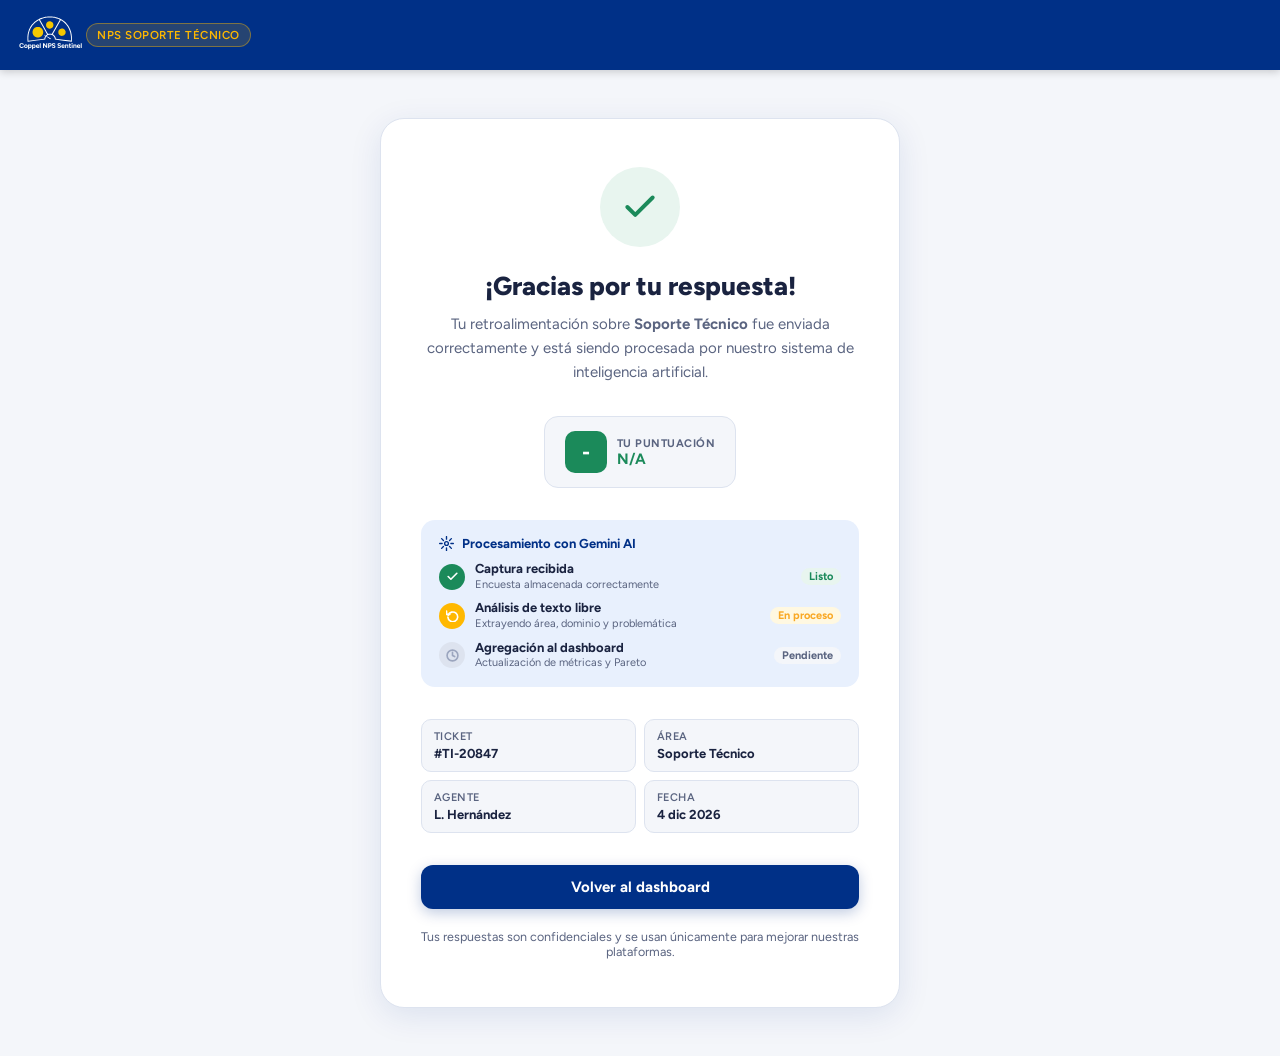
<file: Maquetado-FrontEnd/confirmacion.html>
<!DOCTYPE html>
<html lang="es">

<head>
  <meta charset="UTF-8">
  <meta name="viewport" content="width=device-width, initial-scale=1.0">
  <title>Encuesta enviada · Coppel TI</title>
  <link href="https://fonts.googleapis.com/css2?family=Figtree:wght@400;500;600;700;800&display=swap" rel="stylesheet">
  <style>
    :root {
      --azul: #003087;
      --azul-medio: #0047BA;
      --azul-claro: #E8F0FD;
      --azul-dark: #001D5E;
      --amarillo: #FFB800;
      --gris-bg: #F4F6FA;
      --gris-borde: #DDE3EF;
      --texto: #1A2340;
      --subtexto: #5A6480;
      --blanco: #FFFFFF;
      --verde: #1B8A5A;
      --verde-bg: #E8F5EF;
    }

    * {
      margin: 0;
      padding: 0;
      box-sizing: border-box;
    }

    body {
      font-family: 'Figtree', sans-serif;
      background: var(--gris-bg);
      color: var(--texto);
      min-height: 100vh;
      display: flex;
      flex-direction: column;
    }

    .header {
      background: var(--azul);
      padding: 0 1rem;
      height: 70px;
      display: flex;
      align-items: center;
      justify-content: flex-start;
      box-shadow: 0 2px 8px rgba(0, 0, 0, 0.18);
      flex-shrink: 0;
    }

    .header-logo {
      display: flex;
      align-items: center;
      gap: 12px;
    }

    .logo-mark {
      width: 36px;
      height: 36px;
      background: var(--amarillo);
      border-radius: 8px;
      display: flex;
      align-items: center;
      justify-content: center;
      font-weight: 800;
      font-size: 18px;
      color: var(--azul);
    }

    .logo-text {
      color: white;
      font-weight: 700;
      font-size: 17px;
    }

    .logo-text span {
      color: var(--amarillo);
    }

    .header-badge {
      background: rgba(255, 184, 0, 0.15);
      border: 1px solid rgba(255, 184, 0, 0.4);
      color: var(--amarillo);
      font-size: 11.5px;
      font-weight: 600;
      padding: 4px 10px;
      border-radius: 20px;
      letter-spacing: 0.5px;
      text-transform: uppercase;
    }

    .main {
      flex: 1;
      display: flex;
      align-items: center;
      justify-content: center;
      padding: 3rem 1.5rem;
    }

    .card {
      background: white;
      border-radius: 24px;
      padding: 3rem 2.5rem;
      max-width: 520px;
      width: 100%;
      border: 1px solid var(--gris-borde);
      box-shadow: 0 8px 32px rgba(0, 48, 135, 0.1);
      text-align: center;
      animation: cardIn 0.5s cubic-bezier(0.22, 1, 0.36, 1) both;
    }

    @keyframes cardIn {
      from {
        opacity: 0;
        transform: translateY(24px) scale(0.97);
      }

      to {
        opacity: 1;
        transform: translateY(0) scale(1);
      }
    }

    /* Success icon */
    .icon-wrap {
      width: 80px;
      height: 80px;
      background: var(--verde-bg);
      border-radius: 50%;
      display: flex;
      align-items: center;
      justify-content: center;
      margin: 0 auto 1.5rem;
      animation: iconPop 0.5s cubic-bezier(0.22, 1, 0.36, 1) 0.2s both;
    }

    @keyframes iconPop {
      from {
        opacity: 0;
        transform: scale(0.5);
      }

      to {
        opacity: 1;
        transform: scale(1);
      }
    }

    .checkmark {
      stroke-dasharray: 60;
      stroke-dashoffset: 60;
      animation: drawCheck 0.5s ease 0.5s forwards;
    }

    @keyframes drawCheck {
      to {
        stroke-dashoffset: 0;
      }
    }

    h1 {
      font-size: 26px;
      font-weight: 800;
      color: var(--texto);
      margin-bottom: 10px;
      line-height: 1.2;
    }

    .sub {
      font-size: 15px;
      color: var(--subtexto);
      line-height: 1.6;
      margin-bottom: 2rem;
    }

    /* Score badge */
    .score-reveal {
      display: inline-flex;
      align-items: center;
      gap: 10px;
      background: var(--gris-bg);
      border: 1px solid var(--gris-borde);
      border-radius: 14px;
      padding: 14px 20px;
      margin-bottom: 2rem;
      animation: fadeUp 0.4s ease 0.6s both;
    }

    @keyframes fadeUp {
      from {
        opacity: 0;
        transform: translateY(8px);
      }

      to {
        opacity: 1;
        transform: translateY(0);
      }
    }

    .score-num {
      width: 42px;
      height: 42px;
      background: var(--verde);
      border-radius: 10px;
      display: flex;
      align-items: center;
      justify-content: center;
      font-size: 20px;
      font-weight: 800;
      color: white;
    }

    .score-info {
      text-align: left;
    }

    .score-label {
      font-size: 11px;
      font-weight: 700;
      text-transform: uppercase;
      letter-spacing: 0.5px;
      color: var(--subtexto);
    }

    .score-type {
      font-size: 15px;
      font-weight: 700;
      color: var(--verde);
    }

    /* AI processing step */
    .ai-card {
      background: var(--azul-claro);
      border-radius: 14px;
      padding: 16px 18px;
      margin-bottom: 2rem;
      text-align: left;
      animation: fadeUp 0.4s ease 0.8s both;
    }

    .ai-title {
      display: flex;
      align-items: center;
      gap: 8px;
      font-size: 13px;
      font-weight: 700;
      color: var(--azul);
      margin-bottom: 10px;
    }

    .ai-step {
      display: flex;
      align-items: center;
      gap: 10px;
      margin-bottom: 8px;
    }

    .ai-step:last-child {
      margin-bottom: 0;
    }

    .step-icon {
      width: 26px;
      height: 26px;
      border-radius: 50%;
      display: flex;
      align-items: center;
      justify-content: center;
      flex-shrink: 0;
      font-size: 11px;
    }

    .step-icon.done {
      background: var(--verde);
    }

    .step-icon.proc {
      background: var(--amarillo);
      animation: spinPulse 1.5s infinite;
    }

    .step-icon.wait {
      background: var(--gris-borde);
    }

    @keyframes spinPulse {

      0%,
      100% {
        opacity: 1;
      }

      50% {
        opacity: 0.5;
      }
    }

    .step-text {
      font-size: 13px;
      color: var(--texto);
      line-height: 1.3;
    }

    .step-text strong {
      font-weight: 700;
    }

    .step-sub {
      font-size: 11px;
      color: var(--subtexto);
    }

    .step-badge {
      margin-left: auto;
      font-size: 11px;
      font-weight: 700;
      padding: 2px 8px;
      border-radius: 20px;
      flex-shrink: 0;
    }

    .step-badge.ok {
      background: var(--verde-bg);
      color: var(--verde);
    }

    .step-badge.run {
      background: #FFF8E1;
      color: #F9A825;
    }

    .step-badge.pend {
      background: var(--gris-bg);
      color: var(--subtexto);
    }

    /* Metadata */
    .meta-grid {
      display: grid;
      grid-template-columns: 1fr 1fr;
      gap: 8px;
      margin-bottom: 2rem;
      animation: fadeUp 0.4s ease 1s both;
    }

    .meta-item {
      background: var(--gris-bg);
      border: 1px solid var(--gris-borde);
      border-radius: 10px;
      padding: 10px 12px;
      text-align: left;
    }

    .meta-key {
      font-size: 11px;
      font-weight: 600;
      text-transform: uppercase;
      letter-spacing: 0.4px;
      color: var(--subtexto);
      margin-bottom: 3px;
    }

    .meta-val {
      font-size: 13px;
      font-weight: 700;
      color: var(--texto);
    }

    .btn-back {
      background: var(--azul);
      color: white;
      border: none;
      border-radius: 12px;
      padding: 13px 28px;
      font-family: 'Figtree', sans-serif;
      font-size: 15px;
      font-weight: 700;
      cursor: pointer;
      width: 100%;
      transition: background 0.2s, transform 0.15s;
      box-shadow: 0 4px 14px rgba(0, 48, 135, 0.25);
      animation: fadeUp 0.4s ease 1.1s both;
    }

    .btn-back:hover {
      background: var(--azul-medio);
      transform: translateY(-1px);
    }

    .footer-note {
      text-align: center;
      margin-top: 1.25rem;
      font-size: 12.5px;
      color: var(--subtexto);
      animation: fadeUp 0.4s ease 1.2s both;
    }
  </style>
</head>

<body>

  <header class="header">
    <div class="header-logo" style="margin: 0; padding: 0;">
    <img src="Logo-NPS-Sentinel.svg" alt="NPS Sentinel Logo" style="height: 70px; width: auto; display: block;">
    </div>
    <div class="header-badge" id="headerBadge">NPS Carga...</div>
  </header>

  <main class="main">
    <div class="card">

      <div class="icon-wrap">
        <svg width="38" height="38" viewBox="0 0 24 24" fill="none" stroke="#1B8A5A" stroke-width="2.5"
          stroke-linecap="round" stroke-linejoin="round">
          <polyline class="checkmark" points="20 6 9 17 4 12" />
        </svg>
      </div>

      <h1>¡Gracias por tu respuesta!</h1>
      <p class="sub">
        Tu retroalimentación sobre <strong id="areaText">...</strong> fue enviada correctamente y está siendo procesada
        por nuestro sistema de inteligencia artificial.
      </p>

      <div class="score-reveal">
        <div class="score-num" id="scoreNum">-</div>
        <div class="score-info">
          <div class="score-label">Tu puntuación</div>
          <div class="score-type" id="scoreType">...</div>
        </div>
      </div>

      <!-- AI Processing -->
      <div class="ai-card">
        <div class="ai-title">
          <svg width="15" height="15" viewBox="0 0 24 24" fill="none" stroke="var(--azul)" stroke-width="2.2"
            stroke-linecap="round" stroke-linejoin="round">
            <circle cx="12" cy="12" r="3" />
            <path
              d="M12 1v4M12 19v4M4.22 4.22l2.83 2.83M16.95 16.95l2.83 2.83M1 12h4M19 12h4M4.22 19.78l2.83-2.83M16.95 7.05l2.83-2.83" />
          </svg>
          Procesamiento con Gemini AI
        </div>
        <div class="ai-step">
          <div class="step-icon done">
            <svg width="13" height="13" viewBox="0 0 24 24" fill="none" stroke="white" stroke-width="3"
              stroke-linecap="round" stroke-linejoin="round">
              <polyline points="20 6 9 17 4 12" />
            </svg>
          </div>
          <div class="step-text"><strong>Captura recibida</strong>
            <div class="step-sub">Encuesta almacenada correctamente</div>
          </div>
          <span class="step-badge ok">Listo</span>
        </div>
        <div class="ai-step">
          <div class="step-icon proc">
            <svg width="13" height="13" viewBox="0 0 24 24" fill="none" stroke="white" stroke-width="3"
              stroke-linecap="round" stroke-linejoin="round">
              <polyline points="1 4 1 10 7 10" />
              <path d="M3.51 15a9 9 0 1 0 .49-3.5" />
            </svg>
          </div>
          <div class="step-text"><strong>Análisis de texto libre</strong>
            <div class="step-sub">Extrayendo área, dominio y problemática</div>
          </div>
          <span class="step-badge run">En proceso</span>
        </div>
        <div class="ai-step">
          <div class="step-icon wait">
            <svg width="13" height="13" viewBox="0 0 24 24" fill="none" stroke="#9BA5BE" stroke-width="3"
              stroke-linecap="round" stroke-linejoin="round">
              <circle cx="12" cy="12" r="10" />
              <polyline points="12 6 12 12 16 14" />
            </svg>
          </div>
          <div class="step-text"><strong>Agregación al dashboard</strong>
            <div class="step-sub">Actualización de métricas y Pareto</div>
          </div>
          <span class="step-badge pend">Pendiente</span>
        </div>
      </div>

      <!-- Metadata -->
      <div class="meta-grid">
        <div class="meta-item">
          <div class="meta-key">Ticket</div>
          <div class="meta-val">#TI-20847</div>
        </div>
        <div class="meta-item">
          <div class="meta-key">Área</div>
          <div class="meta-val" id="areaMeta">...</div>
        </div>
        <div class="meta-item">
          <div class="meta-key">Agente</div>
          <div class="meta-val">L. Hernández</div>
        </div>
        <div class="meta-item">
          <div class="meta-key">Fecha</div>
          <div class="meta-val" id="dateMeta">...</div>
        </div>
      </div>

      <button class="btn-back" onclick="location.href='dashboard.html'">Volver al dashboard</button>

      <p class="footer-note">
        Tus respuestas son confidenciales y se usan únicamente para mejorar nuestras plataformas.
      </p>

    </div>
  </main>

  <script>
    const configMap = {
      "soporte": "Soporte Técnico",
      "tienda": "Tienda / Retail",
      "app": "App Coppel"
    };

    window.addEventListener('DOMContentLoaded', () => {
      const params = new URLSearchParams(window.location.search);
      const v = params.get('v') || 'soporte';
      const nps = params.get('nps') || '-';

      const areaName = configMap[v] || v.charAt(0).toUpperCase() + v.slice(1);

      document.getElementById('headerBadge').textContent = `NPS ${areaName}`;
      document.getElementById('areaText').textContent = areaName;
      document.getElementById('areaMeta').textContent = areaName;
      document.getElementById('scoreNum').textContent = nps;

      const scoreTypeEl = document.getElementById('scoreType');
      const scoreNumEl = document.getElementById('scoreNum');

      if (nps !== '-') {
        const val = parseInt(nps);
        if (val >= 9) {
          scoreTypeEl.textContent = '✅ Promotor';
          scoreTypeEl.style.color = 'var(--verde)';
          scoreNumEl.style.background = 'var(--verde)';
        } else if (val >= 7) {
          scoreTypeEl.textContent = '🟡 Neutral';
          scoreTypeEl.style.color = '#F9A825';
          scoreNumEl.style.background = '#F9A825';
        } else {
          scoreTypeEl.textContent = '🔴 Detractor';
          scoreTypeEl.style.color = '#D32F2F';
          scoreNumEl.style.background = '#D32F2F';
        }
      } else {
        scoreTypeEl.textContent = 'N/A';
      }

      const today = new Date();
      const options = { day: 'numeric', month: 'short', year: 'numeric' };
      document.getElementById('dateMeta').textContent = today.toLocaleDateString('es-ES', options);
    });
  </script>

  </div>
  </main>

</body>

</html>
</file>
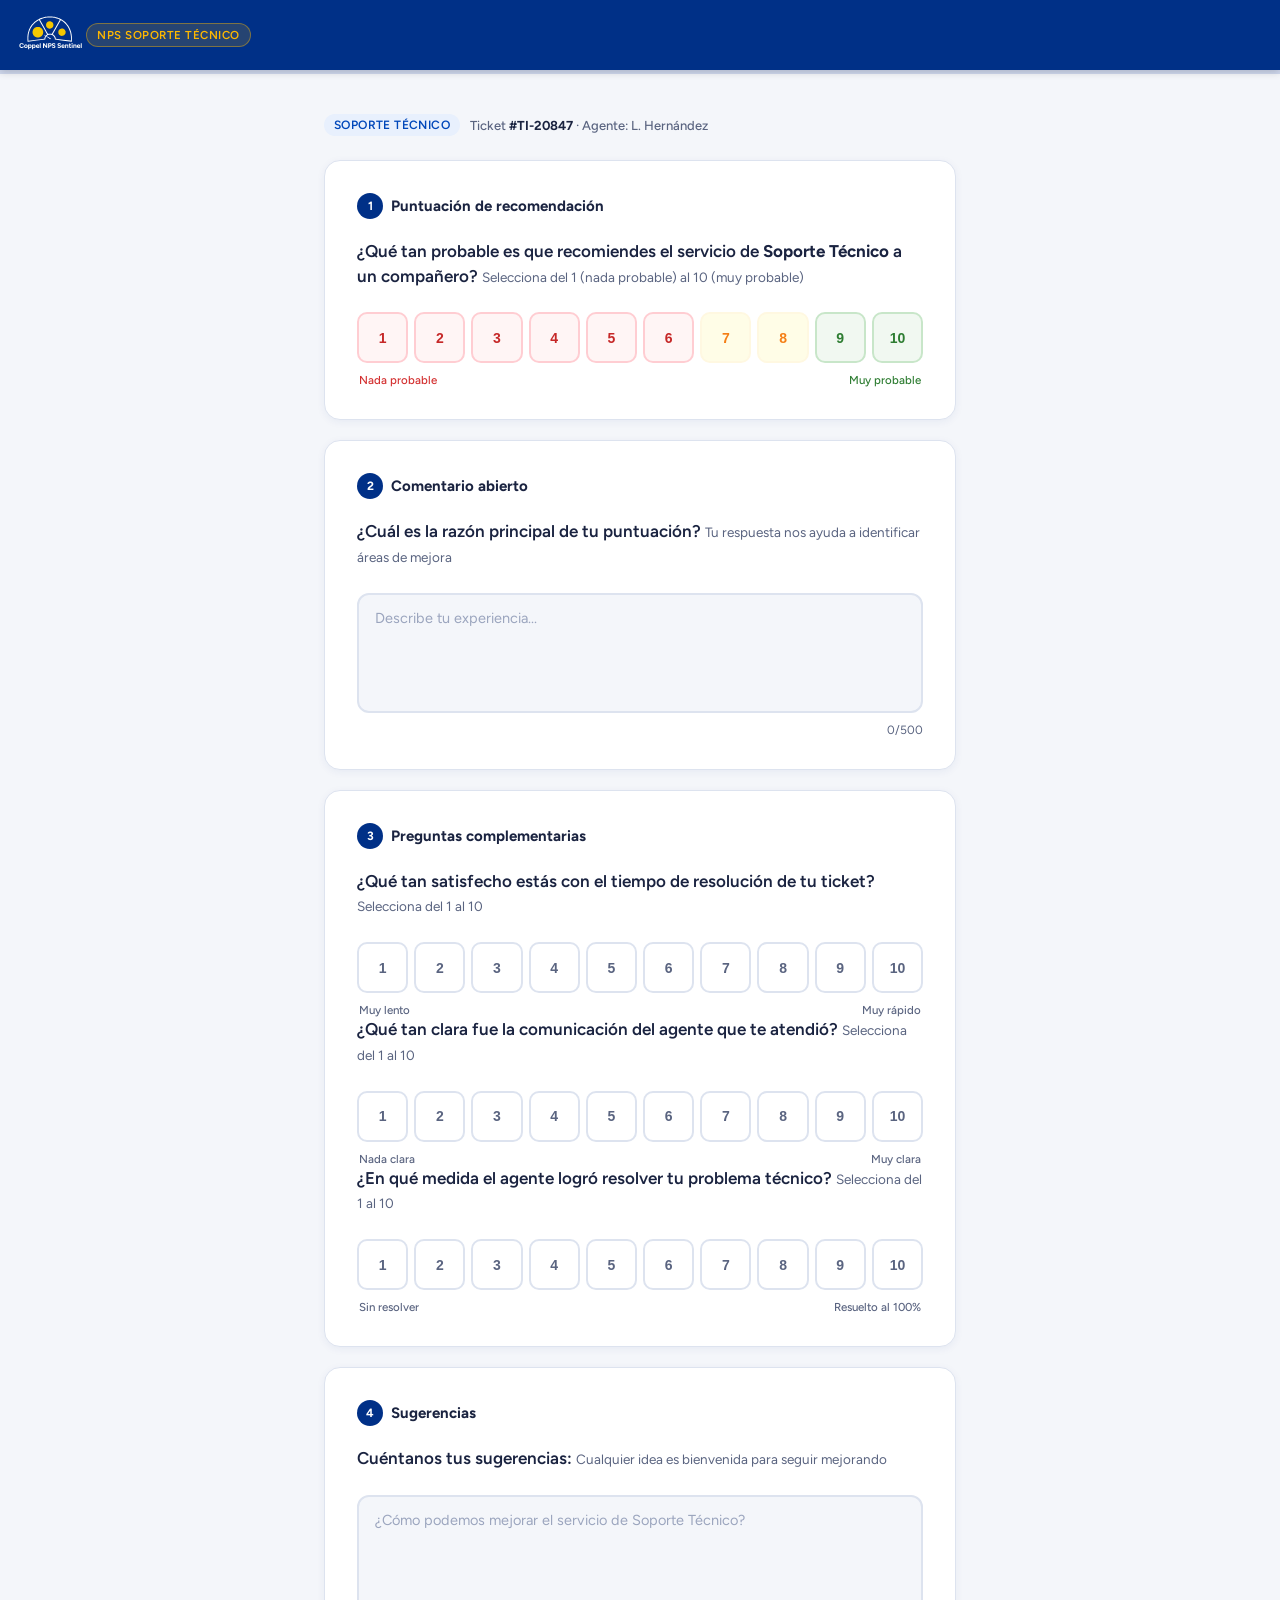
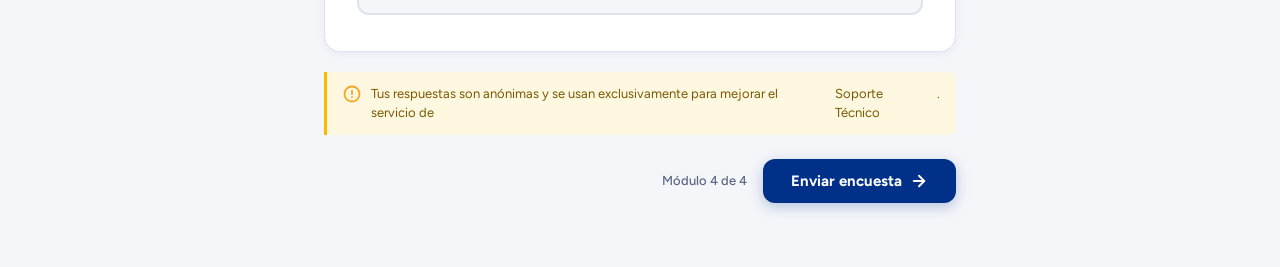
<file: Maquetado-FrontEnd/encuesta.html>
<!DOCTYPE html>
<html lang="es">
<head>
<meta charset="UTF-8">
<meta name="viewport" content="width=device-width, initial-scale=1.0">
<title>Encuesta de Satisfacción · Coppel TI</title>
<link href="https://fonts.googleapis.com/css2?family=Figtree:wght@400;500;600;700;800&display=swap" rel="stylesheet">
<style>
  :root {
    --azul: #003087;
    --azul-medio: #0047BA;
    --azul-claro: #E8F0FD;
    --amarillo: #FFB800;
    --amarillo-light: #FFF8E1;
    --gris-bg: #F4F6FA;
    --gris-borde: #DDE3EF;
    --texto: #1A2340;
    --subtexto: #5A6480;
    --blanco: #FFFFFF;
    --rojo: #D32F2F;
    --verde: #1B8A5A;
  }

  * { margin: 0; padding: 0; box-sizing: border-box; }

  body {
    font-family: 'Figtree', sans-serif;
    background: var(--gris-bg);
    color: var(--texto);
    min-height: 100vh;
  }

  /* Header */
  .header {
    background: var(--azul);
    padding: 0 1rem;
    height: 70px;
    display: flex;
    align-items: center;
    justify-content: flex-start;
    position: sticky;
    top: 0;
    z-index: 100;
    box-shadow: 0 2px 8px rgba(0,0,0,0.18);
  }

  .header-logo {
    display: flex;
    align-items: center;
    gap: 12px;
  }

  .logo-mark {
    width: 36px;
    height: 36px;
    background: var(--amarillo);
    border-radius: 8px;
    display: flex;
    align-items: center;
    justify-content: center;
    font-weight: 800;
    font-size: 18px;
    color: var(--azul);
    letter-spacing: -1px;
    flex-shrink: 0;
  }

  .logo-text {
    color: white;
    font-weight: 700;
    font-size: 17px;
    letter-spacing: 0.2px;
  }

  .logo-text span {
    color: var(--amarillo);
  }

  .header-badge {
    background: rgba(255,184,0,0.15);
    border: 1px solid rgba(255,184,0,0.4);
    color: var(--amarillo);
    font-size: 11.5px;
    font-weight: 600;
    padding: 4px 10px;
    border-radius: 20px;
    letter-spacing: 0.5px;
    text-transform: uppercase;
  }

  /* Progress bar */
  .progress-wrap {
    background: #D0D9EE;
    height: 4px;
    width: 100%;
  }
  .progress-bar {
    height: 4px;
    background: var(--amarillo);
    width: 33%;
    transition: width 0.4s ease;
  }

  /* Main layout */
  .container {
    max-width: 680px;
    margin: 0 auto;
    padding: 2.5rem 1.5rem 4rem;
  }

  .survey-meta {
    display: flex;
    align-items: center;
    gap: 10px;
    margin-bottom: 1.5rem;
  }

  .meta-tag {
    background: var(--azul-claro);
    color: var(--azul-medio);
    font-size: 12px;
    font-weight: 600;
    padding: 4px 10px;
    border-radius: 20px;
    text-transform: uppercase;
    letter-spacing: 0.4px;
  }

  .meta-ticket {
    color: var(--subtexto);
    font-size: 13px;
    font-weight: 500;
  }

  .meta-ticket strong { color: var(--texto); }

  /* Section cards */
  .card {
    background: var(--blanco);
    border-radius: 16px;
    padding: 2rem;
    margin-bottom: 1.25rem;
    border: 1px solid var(--gris-borde);
    box-shadow: 0 2px 8px rgba(0,48,135,0.06);
    animation: slideUp 0.35s ease both;
  }

  @keyframes slideUp {
    from { opacity: 0; transform: translateY(14px); }
    to   { opacity: 1; transform: translateY(0); }
  }

  .card:nth-child(2) { animation-delay: 0.06s; }
  .card:nth-child(3) { animation-delay: 0.12s; }
  .card:nth-child(4) { animation-delay: 0.18s; }

  .section-label {
    display: flex;
    align-items: center;
    gap: 8px;
    margin-bottom: 1.25rem;
  }

  .section-num {
    width: 26px;
    height: 26px;
    background: var(--azul);
    color: white;
    border-radius: 50%;
    font-size: 12px;
    font-weight: 700;
    display: flex;
    align-items: center;
    justify-content: center;
    flex-shrink: 0;
  }

  .section-title {
    font-size: 15px;
    font-weight: 700;
    color: var(--texto);
  }

  .question-text {
    font-size: 17px;
    font-weight: 600;
    color: var(--texto);
    line-height: 1.45;
    margin-bottom: 1.5rem;
  }

  .question-sub {
    font-size: 13.5px;
    color: var(--subtexto);
    margin-top: 4px;
    font-weight: 400;
  }

  /* NPS Scale */
  .nps-scale {
    display: flex;
    gap: 6px;
    flex-wrap: nowrap;
    margin-bottom: 10px;
  }

  .nps-btn {
    flex: 1;
    aspect-ratio: 1;
    border: 2px solid var(--gris-borde);
    background: white;
    border-radius: 10px;
    font-size: 14px;
    font-weight: 700;
    color: var(--subtexto);
    cursor: pointer;
    transition: all 0.18s ease;
    display: flex;
    align-items: center;
    justify-content: center;
  }

  .nps-btn:hover { border-color: var(--azul-medio); color: var(--azul-medio); transform: translateY(-2px); }

  .nps-btn.detractor  { border-color: #FFCDD2; background: #FFF5F5; color: #C62828; }
  .nps-btn.neutral    { border-color: #FFF8E1; background: #FFFDE7; color: #F57F17; }
  .nps-btn.promotor   { border-color: #C8E6C9; background: #F1F8F1; color: #2E7D32; }

  .nps-btn.selected.detractor  { background: #D32F2F; border-color: #D32F2F; color: white; }
  .nps-btn.selected.neutral    { background: #F9A825; border-color: #F9A825; color: white; }
  .nps-btn.selected.promotor   { background: #2E7D32; border-color: #2E7D32; color: white; }
  /* Neutral selected state for complementary questions */
  .nps-btn.selected { background: var(--azul); border-color: var(--azul); color: white; }

  .nps-labels {
    display: flex;
    justify-content: space-between;
    font-size: 11.5px;
    color: var(--subtexto);
    font-weight: 500;
    padding: 0 2px;
  }

  .nps-labels .red  { color: #D32F2F; }
  .nps-labels .green { color: #2E7D32; }

  /* Textarea */
  .textarea-wrap {
    position: relative;
  }

  textarea {
    width: 100%;
    border: 2px solid var(--gris-borde);
    border-radius: 12px;
    padding: 14px 16px;
    font-family: 'Figtree', sans-serif;
    font-size: 14.5px;
    color: var(--texto);
    resize: none;
    min-height: 120px;
    transition: border-color 0.2s;
    background: var(--gris-bg);
  }

  textarea:focus {
    outline: none;
    border-color: var(--azul-medio);
    background: white;
  }

  textarea::placeholder { color: #9BA5BE; }

  .char-count {
    text-align: right;
    font-size: 12px;
    color: var(--subtexto);
    margin-top: 6px;
  }

  /* Scale questions */
  .scale-item {
    margin-bottom: 1.5rem;
  }

  .scale-item:last-child { margin-bottom: 0; }

  .scale-question {
    font-size: 14px;
    font-weight: 600;
    color: var(--texto);
    margin-bottom: 0.75rem;
    line-height: 1.4;
  }

  .scale-row {
    display: flex;
    gap: 8px;
    align-items: center;
  }

  .scale-label {
    font-size: 12px;
    color: var(--subtexto);
    white-space: nowrap;
    font-weight: 500;
    min-width: 80px;
  }
  .scale-label.right { text-align: right; }

  .scale-options {
    display: flex;
    gap: 6px;
    flex: 1;
    justify-content: center;
  }

  .scale-opt {
    width: 38px;
    height: 38px;
    border: 2px solid var(--gris-borde);
    border-radius: 8px;
    background: white;
    font-size: 13px;
    font-weight: 700;
    color: var(--subtexto);
    cursor: pointer;
    display: flex;
    align-items: center;
    justify-content: center;
    transition: all 0.18s;
  }

  .scale-opt:hover  { border-color: var(--azul-medio); color: var(--azul-medio); }
  .scale-opt.active { background: var(--azul); border-color: var(--azul); color: white; }

  /* Submit */
  .submit-wrap {
    display: flex;
    justify-content: flex-end;
    align-items: center;
    gap: 1rem;
    margin-top: 0.5rem;
  }

  .step-info {
    font-size: 13px;
    color: var(--subtexto);
    font-weight: 500;
  }

  .btn-primary {
    background: var(--azul);
    color: white;
    border: none;
    border-radius: 12px;
    padding: 13px 28px;
    font-family: 'Figtree', sans-serif;
    font-size: 15px;
    font-weight: 700;
    cursor: pointer;
    display: flex;
    align-items: center;
    gap: 8px;
    transition: all 0.2s;
    box-shadow: 0 4px 14px rgba(0,48,135,0.25);
  }

  .btn-primary:hover {
    background: var(--azul-medio);
    transform: translateY(-1px);
    box-shadow: 0 6px 18px rgba(0,71,186,0.3);
  }

  .btn-primary svg { transition: transform 0.2s; }
  .btn-primary:hover svg { transform: translateX(3px); }

  /* Info note */
  .info-note {
    background: var(--amarillo-light);
    border-left: 3px solid var(--amarillo);
    border-radius: 0 8px 8px 0;
    padding: 12px 16px;
    margin-top: 1.25rem;
    font-size: 13px;
    color: #7A5800;
    line-height: 1.5;
    display: flex;
    gap: 10px;
    align-items: flex-start;
  }
</style>
</head>
<body>

<header class="header">
  <div class="header-logo" style="margin: 0; padding: 0;">
    <img src="Logo-NPS-Sentinel.svg" alt="NPS Sentinel Logo" style="height: 70px; width: auto; display: block;">
  </div>
  <div class="header-badge" id="headerBadge">NPS Carga...</div>
</header>

<div class="progress-wrap">
  <div class="progress-bar" id="progressBar"></div>
</div>

<main class="container" id="surveyContainer" style="display:none;">

  <div class="survey-meta">
    <span class="meta-tag" id="areaName">Cargando...</span>
    <span class="meta-ticket">Ticket <strong>#TI-20847</strong> · Agente: L. Hernández</span>
  </div>

  <div id="dynamicQuestions">
    <!-- Questions will be injected here -->
  </div>

  <div class="info-note">
    <svg width="18" height="18" viewBox="0 0 24 24" fill="none" stroke="#F9A825" stroke-width="2.5" stroke-linecap="round" stroke-linejoin="round" style="flex-shrink:0;margin-top:1px"><circle cx="12" cy="12" r="10"/><line x1="12" y1="8" x2="12" y2="12"/><line x1="12" y1="16" x2="12.01" y2="16"/></svg>
    Tus respuestas son anónimas y se usan exclusivamente para mejorar el servicio de <span id="infoArea">Coppel TI</span>.
  </div>

  <div class="submit-wrap" style="margin-top:1.5rem;">
    <span class="step-info" id="stepCounter">Módulo 1 de 1</span>
    <button class="btn-primary" onclick="submitForm()">
      Enviar encuesta
      <svg width="18" height="18" viewBox="0 0 24 24" fill="none" stroke="white" stroke-width="2.5" stroke-linecap="round" stroke-linejoin="round"><line x1="5" y1="12" x2="19" y2="12"/><polyline points="12 5 19 12 12 19"/></svg>
    </button>
  </div>

</main>

<div id="errorMessage" style="display:none; text-align:center; padding: 4rem 2rem;">
  <h2 style="color: var(--rojo);">Error al cargar la encuesta</h2>
  <p style="color: var(--subtexto); margin-top: 1rem;">No se pudo encontrar la configuración para esta área.</p>
</div>

<script>
  const configMap = {
    "soporte": "soporte",
    "tienda": "retail",
    "app": "app"
  };

  let surveyConfig = null;
  let npsVal = null;
  const scaleVals = {};
  const responses = {
    nps: null,
    comentario: "",
    sugerencias: "",
    complementary: {}
  };

  window.addEventListener('DOMContentLoaded', initSurvey);

  async function initSurvey() {
    const params = new URLSearchParams(window.location.search);
    const version = params.get('v') || 'soporte';
    const jsonFile = configMap[version] || version;

    try {
      const response = await fetch(`../JSONS-Encuestas/${jsonFile}.json`);
      if (!response.ok) throw new Error('Not found');
      surveyConfig = await response.json();
      renderSurvey();
    } catch (err) {
      document.getElementById('errorMessage').style.display = 'block';
      console.error(err);
    }
  }

  function renderSurvey() {
    const container = document.getElementById('dynamicQuestions');
    document.getElementById('headerBadge').textContent = `NPS ${surveyConfig.area}`;
    document.getElementById('areaName').textContent = surveyConfig.area;
    document.getElementById('infoArea').textContent = surveyConfig.area;
    
    let html = '';
    let currentStep = 1;

    // 1. NPS (Core)
    html += `
      <div class="card">
        <div class="section-label">
          <div class="section-num">${currentStep++}</div>
          <span class="section-title">Puntuación de recomendación</span>
        </div>
        <p class="question-text">
          ¿Qué tan probable es que recomiendes el servicio de <strong>${surveyConfig.area}</strong> a un compañero?
          <span class="question-sub">Selecciona del 1 (nada probable) al 10 (muy probable)</span>
        </p>
        <div class="nps-scale" id="npsScale">
          ${[1,2,3,4,5,6,7,8,9,10].map(v => `
            <button class="nps-btn ${v<=6?'detractor':v<=8?'neutral':'promotor'}" data-val="${v}" onclick="selectNPS(this)">${v}</button>
          `).join('')}
        </div>
        <div class="nps-labels">
          <span class="red">Nada probable</span>
          <span class="green">Muy probable</span>
        </div>
      </div>
    `;

    // 2. Justificación (Core)
    html += `
      <div class="card">
        <div class="section-label">
          <div class="section-num">${currentStep++}</div>
          <span class="section-title">Comentario abierto</span>
        </div>
        <p class="question-text">
          ¿Cuál es la razón principal de tu puntuación?
          <span class="question-sub">Tu respuesta nos ayuda a identificar áreas de mejora</span>
        </p>
        <div class="textarea-wrap">
          <textarea id="comentario" placeholder="Describe tu experiencia..." maxlength="500" oninput="updateCoreResponse('comentario', this.value)"></textarea>
          <div class="char-count"><span id="charCount">0</span>/500</div>
        </div>
      </div>
    `;

    // 3. Complementary (Dynamic)
    if (surveyConfig.questions && surveyConfig.questions.length > 0) {
      html += `
        <div class="card">
          <div class="section-label">
            <div class="section-num">${currentStep++}</div>
            <span class="section-title">Preguntas complementarias</span>
          </div>
          ${surveyConfig.questions.map(q => `
            <div class="complementary-item mb-5">
              <p class="question-text">
                ${q.text}
                <span class="question-sub">Selecciona del 1 al 10</span>
              </p>
              <div class="nps-scale">
                ${[1,2,3,4,5,6,7,8,9,10].map(v => `
                  <button class="nps-btn" onclick="selectScale(this, '${q.id}')">${v}</button>
                `).join('')}
              </div>
              <div class="nps-labels">
                <span>${q.min_label}</span>
                <span>${q.max_label}</span>
              </div>
            </div>
          `).join('')}
        </div>
      `;
    }

    // 4. Suggestions (Core)
    html += `
      <div class="card">
        <div class="section-label">
          <div class="section-num">${currentStep++}</div>
          <span class="section-title">Sugerencias</span>
        </div>
        <p class="question-text">
          Cuéntanos tus sugerencias:
          <span class="question-sub">Cualquier idea es bienvenida para seguir mejorando</span>
        </p>
        <div class="textarea-wrap">
          <textarea id="sugerencias" placeholder="¿Cómo podemos mejorar el servicio de ${surveyConfig.area}?" maxlength="500" oninput="updateCoreResponse('sugerencias', this.value)"></textarea>
        </div>
      </div>
    `;

    container.innerHTML = html;
    document.getElementById('surveyContainer').style.display = 'block';
    document.getElementById('stepCounter').textContent = `Módulo ${currentStep - 1} de ${currentStep - 1}`;
    totalSteps = currentStep - 1;
    updateProgress();
  }

  let totalSteps = 0;

  function selectNPS(btn) {
    btn.parentElement.querySelectorAll('.nps-btn').forEach(b => b.classList.remove('selected'));
    btn.classList.add('selected');
    npsVal = parseInt(btn.dataset.val || btn.textContent);
    responses.nps = npsVal;
    updateProgress();
  }

  function selectScale(btn, qId) {
    btn.parentElement.querySelectorAll('.nps-btn').forEach(b => b.classList.remove('selected'));
    btn.classList.add('selected');
    scaleVals[qId] = parseInt(btn.textContent);
    responses.complementary[qId] = scaleVals[qId];
    updateProgress();
  }

  function updateCoreResponse(key, val) {
    responses[key] = val;
    if (key === 'comentario') {
      document.getElementById('charCount').textContent = val.length;
    }
    updateProgress();
  }

  function updateProgress() {
    let filled = 0;
    if (responses.nps) filled++;
    if (responses.comentario.length > 0) filled++;
    
    const compCount = surveyConfig.questions ? surveyConfig.questions.length : 0;
    if (compCount > 0) {
      const compFilled = Object.keys(scaleVals).length / compCount;
      filled += compFilled;
    }

    if (responses.sugerencias.length > 0) filled++;

    const pct = Math.min(100, Math.round((filled / totalSteps) * 100));
    document.getElementById('progressBar').style.width = pct + '%';
  }

  function submitForm() {
    localStorage.setItem('last_nps_response', JSON.stringify(responses));
    const version = new URLSearchParams(window.location.search).get('v') || 'soporte';
    window.location.href = `confirmacion.html?v=${version}&nps=${npsVal || ''}`;
  }
</script>
</body>
</html>
</file>
